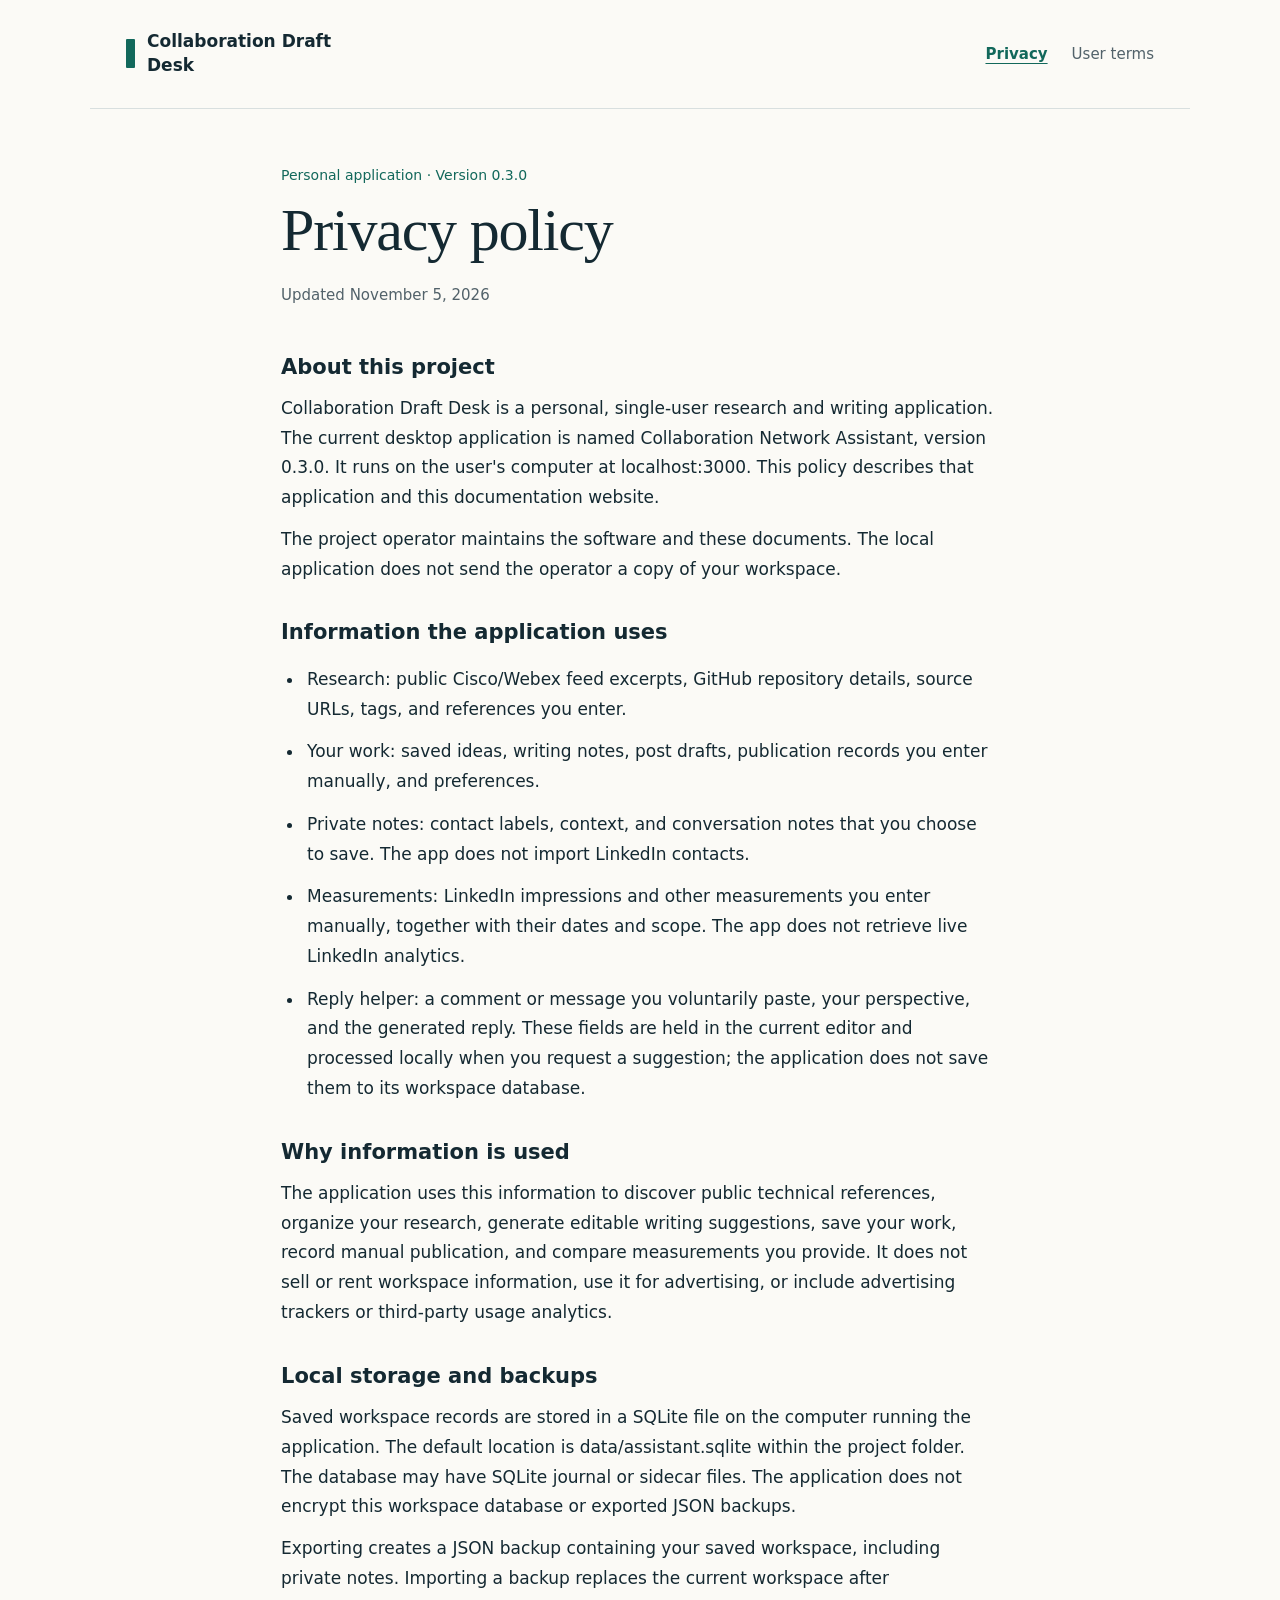
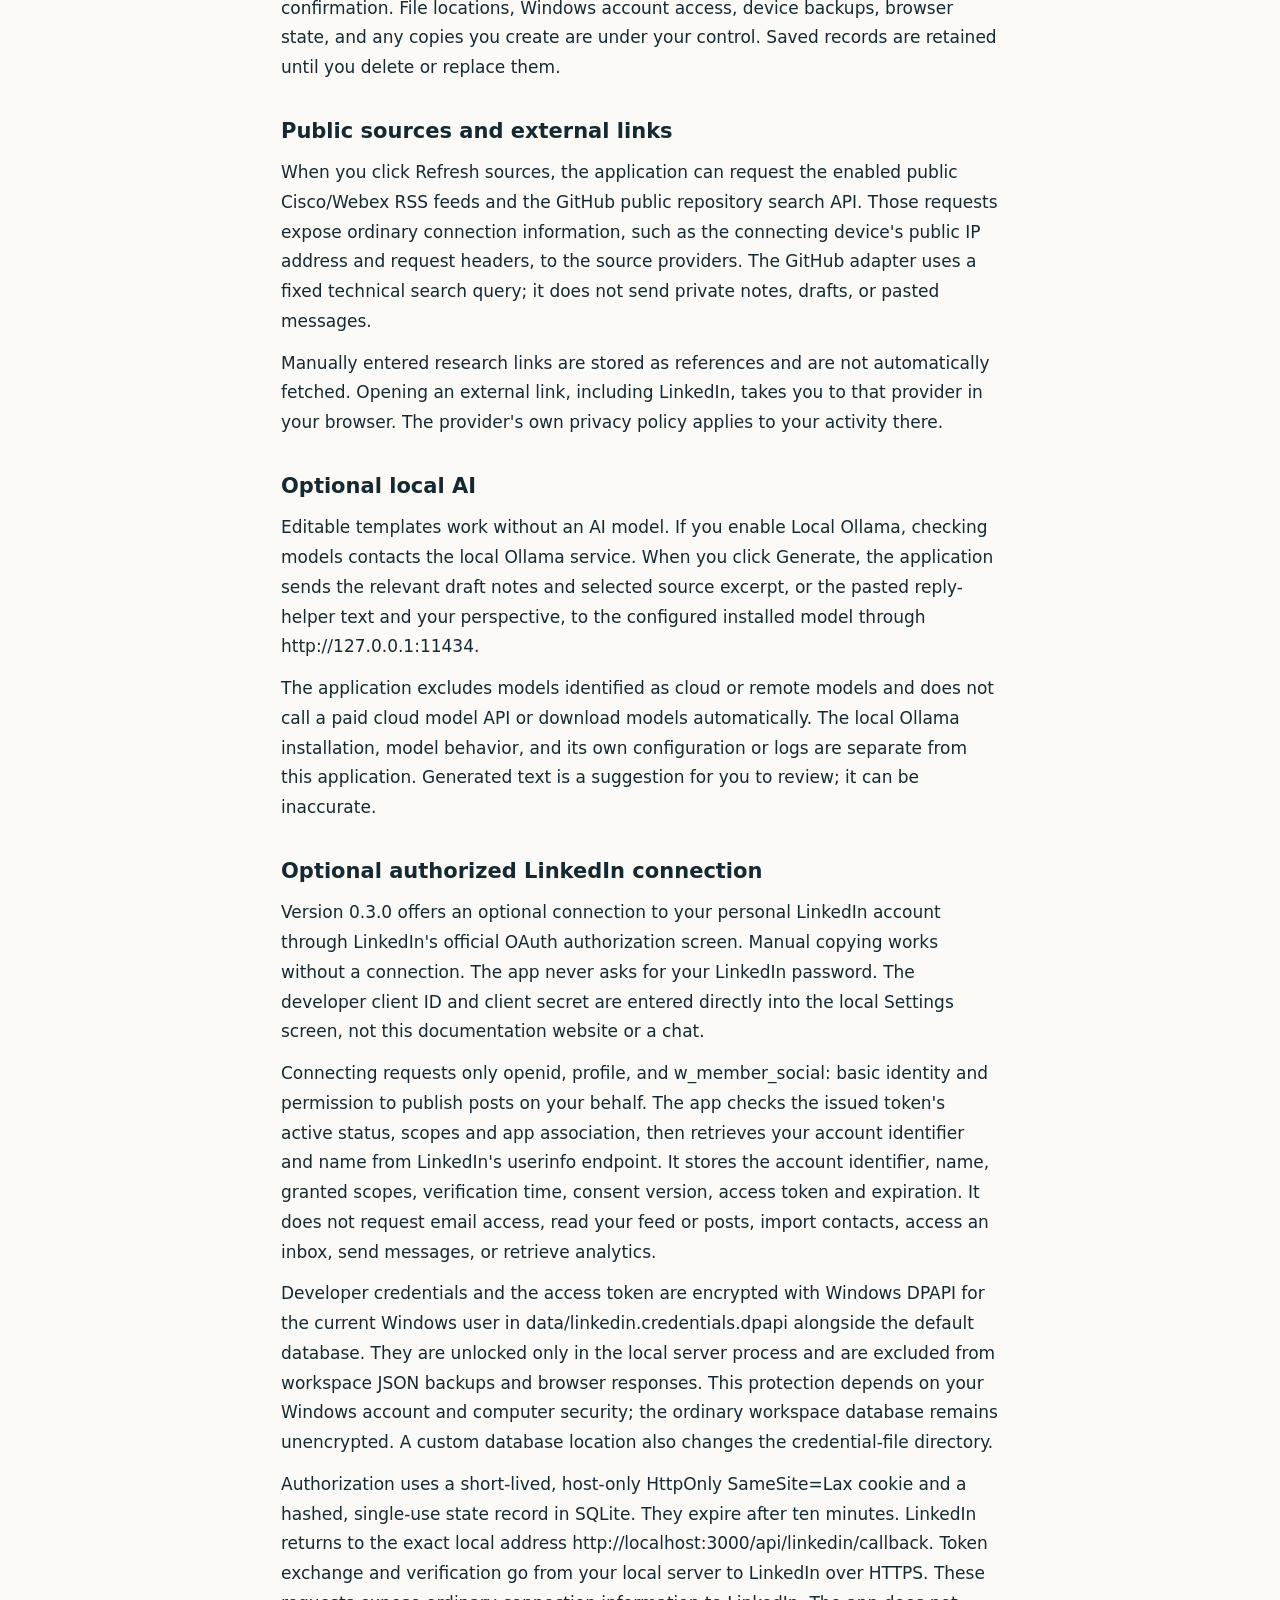
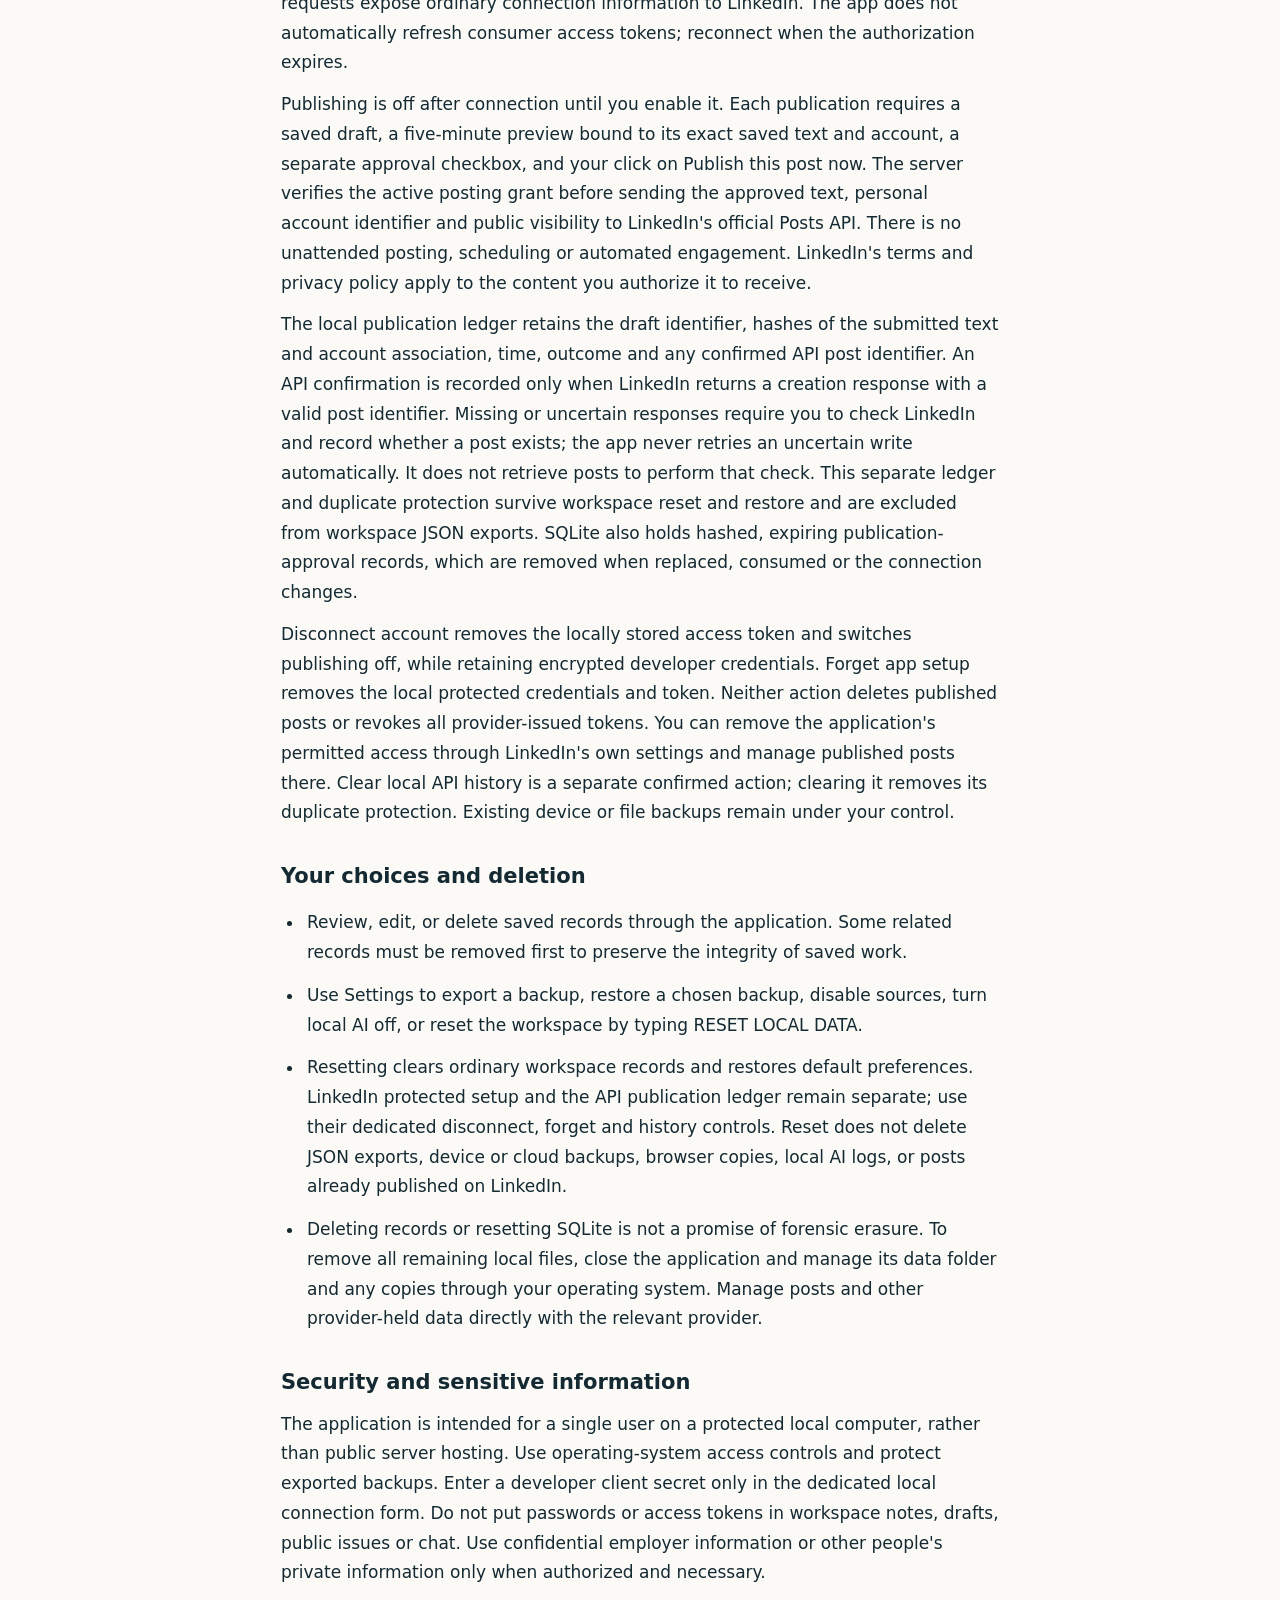
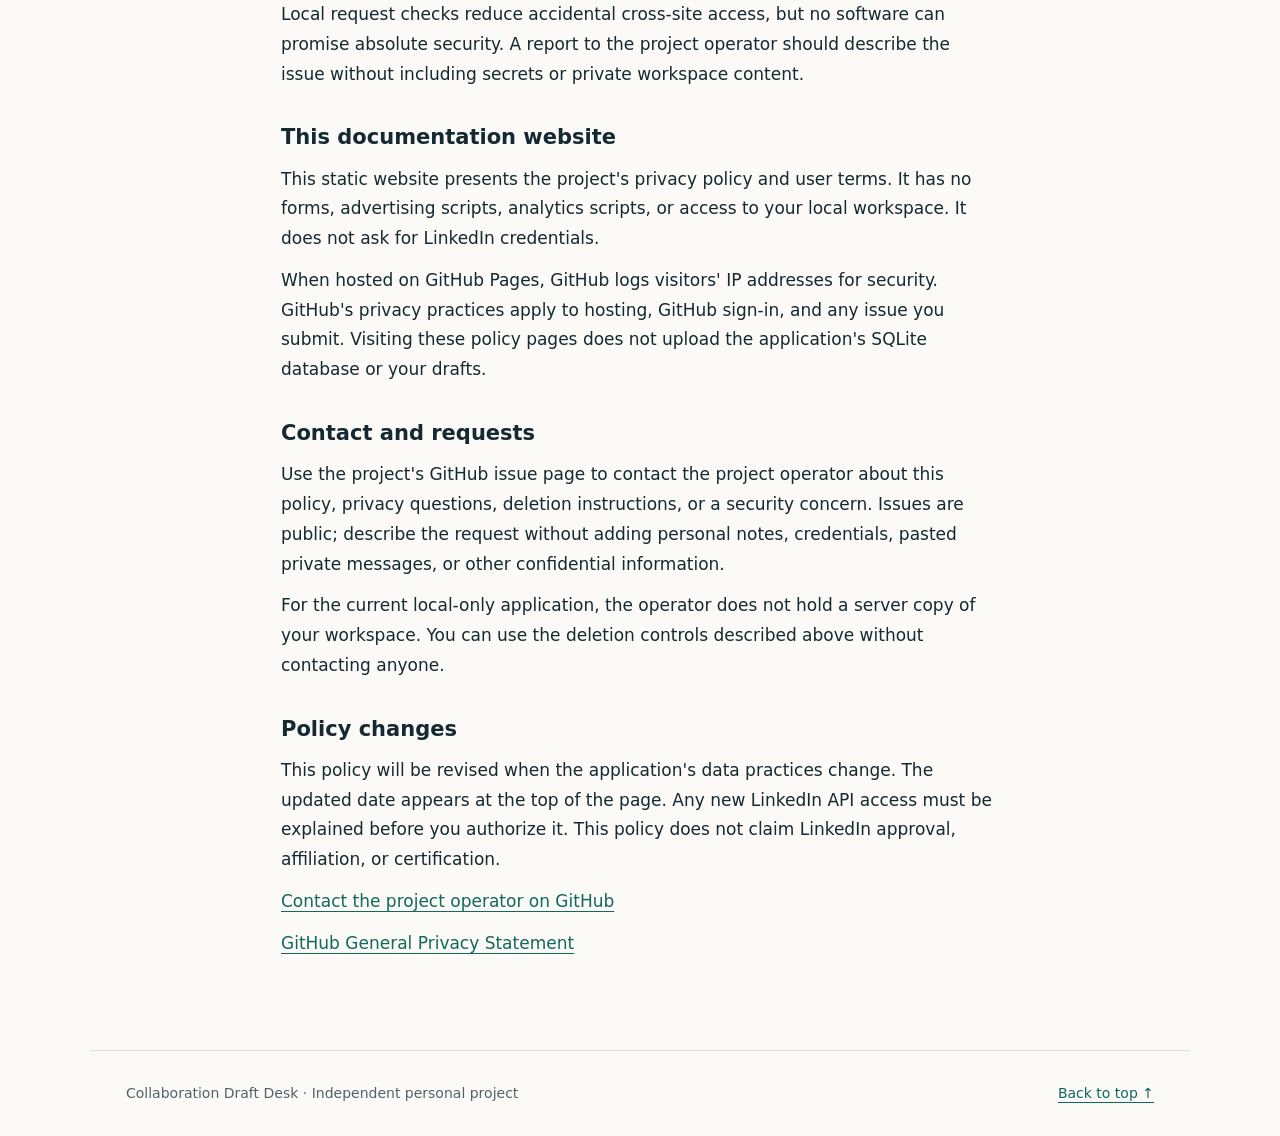
<file: index.html>
<!doctype html>
<html lang="en"><head><meta charset="utf-8"><meta name="viewport" content="width=device-width,initial-scale=1"><meta name="description" content="Privacy policy for Collaboration Draft Desk, a local personal research and writing application."><meta name="robots" content="noindex,nofollow"><title>Privacy policy · Collaboration Draft Desk</title><link rel="stylesheet" href="styles.css"></head>
<body><a class="skip" href="#main">Skip to content</a>
<header><a class="brand" href="index.html"><span class="mark" aria-hidden="true"></span>Collaboration Draft Desk</a><nav aria-label="Documents"><a href="index.html" aria-current="page">Privacy</a><a href="terms.html">User terms</a></nav></header>
<main id="main"><div class="title"><p class="edition">Personal application · Version 0.3.0</p><h1>Privacy policy</h1><p class="updated">Updated <time datetime="2026-11-05">November 5, 2026</time></p></div>
<section aria-labelledby="section-1"><h2 id="section-1">About this project</h2><p>Collaboration Draft Desk is a personal, single-user research and writing application. The current desktop application is named Collaboration Network Assistant, version 0.3.0. It runs on the user&#39;s computer at localhost:3000. This policy describes that application and this documentation website.</p><p>The project operator maintains the software and these documents. The local application does not send the operator a copy of your workspace.</p></section>
<section aria-labelledby="section-2"><h2 id="section-2">Information the application uses</h2><ul><li>Research: public Cisco/Webex feed excerpts, GitHub repository details, source URLs, tags, and references you enter.</li><li>Your work: saved ideas, writing notes, post drafts, publication records you enter manually, and preferences.</li><li>Private notes: contact labels, context, and conversation notes that you choose to save. The app does not import LinkedIn contacts.</li><li>Measurements: LinkedIn impressions and other measurements you enter manually, together with their dates and scope. The app does not retrieve live LinkedIn analytics.</li><li>Reply helper: a comment or message you voluntarily paste, your perspective, and the generated reply. These fields are held in the current editor and processed locally when you request a suggestion; the application does not save them to its workspace database.</li></ul></section>
<section aria-labelledby="section-3"><h2 id="section-3">Why information is used</h2><p>The application uses this information to discover public technical references, organize your research, generate editable writing suggestions, save your work, record manual publication, and compare measurements you provide. It does not sell or rent workspace information, use it for advertising, or include advertising trackers or third-party usage analytics.</p></section>
<section aria-labelledby="section-4"><h2 id="section-4">Local storage and backups</h2><p>Saved workspace records are stored in a SQLite file on the computer running the application. The default location is data/assistant.sqlite within the project folder. The database may have SQLite journal or sidecar files. The application does not encrypt this workspace database or exported JSON backups.</p><p>Exporting creates a JSON backup containing your saved workspace, including private notes. Importing a backup replaces the current workspace after confirmation. File locations, Windows account access, device backups, browser state, and any copies you create are under your control. Saved records are retained until you delete or replace them.</p></section>
<section aria-labelledby="section-5"><h2 id="section-5">Public sources and external links</h2><p>When you click Refresh sources, the application can request the enabled public Cisco/Webex RSS feeds and the GitHub public repository search API. Those requests expose ordinary connection information, such as the connecting device&#39;s public IP address and request headers, to the source providers. The GitHub adapter uses a fixed technical search query; it does not send private notes, drafts, or pasted messages.</p><p>Manually entered research links are stored as references and are not automatically fetched. Opening an external link, including LinkedIn, takes you to that provider in your browser. The provider&#39;s own privacy policy applies to your activity there.</p></section>
<section aria-labelledby="section-6"><h2 id="section-6">Optional local AI</h2><p>Editable templates work without an AI model. If you enable Local Ollama, checking models contacts the local Ollama service. When you click Generate, the application sends the relevant draft notes and selected source excerpt, or the pasted reply-helper text and your perspective, to the configured installed model through http://127.0.0.1:11434.</p><p>The application excludes models identified as cloud or remote models and does not call a paid cloud model API or download models automatically. The local Ollama installation, model behavior, and its own configuration or logs are separate from this application. Generated text is a suggestion for you to review; it can be inaccurate.</p></section>
<section aria-labelledby="section-7"><h2 id="section-7">Optional authorized LinkedIn connection</h2><p>Version 0.3.0 offers an optional connection to your personal LinkedIn account through LinkedIn&#39;s official OAuth authorization screen. Manual copying works without a connection. The app never asks for your LinkedIn password. The developer client ID and client secret are entered directly into the local Settings screen, not this documentation website or a chat.</p><p>Connecting requests only openid, profile, and w_member_social: basic identity and permission to publish posts on your behalf. The app checks the issued token&#39;s active status, scopes and app association, then retrieves your account identifier and name from LinkedIn&#39;s userinfo endpoint. It stores the account identifier, name, granted scopes, verification time, consent version, access token and expiration. It does not request email access, read your feed or posts, import contacts, access an inbox, send messages, or retrieve analytics.</p><p>Developer credentials and the access token are encrypted with Windows DPAPI for the current Windows user in data/linkedin.credentials.dpapi alongside the default database. They are unlocked only in the local server process and are excluded from workspace JSON backups and browser responses. This protection depends on your Windows account and computer security; the ordinary workspace database remains unencrypted. A custom database location also changes the credential-file directory.</p><p>Authorization uses a short-lived, host-only HttpOnly SameSite=Lax cookie and a hashed, single-use state record in SQLite. They expire after ten minutes. LinkedIn returns to the exact local address http://localhost:3000/api/linkedin/callback. Token exchange and verification go from your local server to LinkedIn over HTTPS. These requests expose ordinary connection information to LinkedIn. The app does not automatically refresh consumer access tokens; reconnect when the authorization expires.</p><p>Publishing is off after connection until you enable it. Each publication requires a saved draft, a five-minute preview bound to its exact saved text and account, a separate approval checkbox, and your click on Publish this post now. The server verifies the active posting grant before sending the approved text, personal account identifier and public visibility to LinkedIn&#39;s official Posts API. There is no unattended posting, scheduling or automated engagement. LinkedIn&#39;s terms and privacy policy apply to the content you authorize it to receive.</p><p>The local publication ledger retains the draft identifier, hashes of the submitted text and account association, time, outcome and any confirmed API post identifier. An API confirmation is recorded only when LinkedIn returns a creation response with a valid post identifier. Missing or uncertain responses require you to check LinkedIn and record whether a post exists; the app never retries an uncertain write automatically. It does not retrieve posts to perform that check. This separate ledger and duplicate protection survive workspace reset and restore and are excluded from workspace JSON exports. SQLite also holds hashed, expiring publication-approval records, which are removed when replaced, consumed or the connection changes.</p><p>Disconnect account removes the locally stored access token and switches publishing off, while retaining encrypted developer credentials. Forget app setup removes the local protected credentials and token. Neither action deletes published posts or revokes all provider-issued tokens. You can remove the application&#39;s permitted access through LinkedIn&#39;s own settings and manage published posts there. Clear local API history is a separate confirmed action; clearing it removes its duplicate protection. Existing device or file backups remain under your control.</p></section>
<section aria-labelledby="section-8"><h2 id="section-8">Your choices and deletion</h2><ul><li>Review, edit, or delete saved records through the application. Some related records must be removed first to preserve the integrity of saved work.</li><li>Use Settings to export a backup, restore a chosen backup, disable sources, turn local AI off, or reset the workspace by typing RESET LOCAL DATA.</li><li>Resetting clears ordinary workspace records and restores default preferences. LinkedIn protected setup and the API publication ledger remain separate; use their dedicated disconnect, forget and history controls. Reset does not delete JSON exports, device or cloud backups, browser copies, local AI logs, or posts already published on LinkedIn.</li><li>Deleting records or resetting SQLite is not a promise of forensic erasure. To remove all remaining local files, close the application and manage its data folder and any copies through your operating system. Manage posts and other provider-held data directly with the relevant provider.</li></ul></section>
<section aria-labelledby="section-9"><h2 id="section-9">Security and sensitive information</h2><p>The application is intended for a single user on a protected local computer, rather than public server hosting. Use operating-system access controls and protect exported backups. Enter a developer client secret only in the dedicated local connection form. Do not put passwords or access tokens in workspace notes, drafts, public issues or chat. Use confidential employer information or other people&#39;s private information only when authorized and necessary.</p><p>Local request checks reduce accidental cross-site access, but no software can promise absolute security. A report to the project operator should describe the issue without including secrets or private workspace content.</p></section>
<section aria-labelledby="section-10"><h2 id="section-10">This documentation website</h2><p>This static website presents the project&#39;s privacy policy and user terms. It has no forms, advertising scripts, analytics scripts, or access to your local workspace. It does not ask for LinkedIn credentials.</p><p>When hosted on GitHub Pages, GitHub logs visitors&#39; IP addresses for security. GitHub&#39;s privacy practices apply to hosting, GitHub sign-in, and any issue you submit. Visiting these policy pages does not upload the application&#39;s SQLite database or your drafts.</p></section>
<section aria-labelledby="section-11"><h2 id="section-11">Contact and requests</h2><p>Use the project&#39;s GitHub issue page to contact the project operator about this policy, privacy questions, deletion instructions, or a security concern. Issues are public; describe the request without adding personal notes, credentials, pasted private messages, or other confidential information.</p><p>For the current local-only application, the operator does not hold a server copy of your workspace. You can use the deletion controls described above without contacting anyone.</p></section>
<section aria-labelledby="section-12"><h2 id="section-12">Policy changes</h2><p>This policy will be revised when the application&#39;s data practices change. The updated date appears at the top of the page. Any new LinkedIn API access must be explained before you authorize it. This policy does not claim LinkedIn approval, affiliation, or certification.</p><p><a href="https://github.com/dev-1225/collaboration-draft-desk-policy/issues" rel="noreferrer">Contact the project operator on GitHub</a></p><p><a href="https://docs.github.com/en/site-policy/privacy-policies/github-general-privacy-statement" rel="noreferrer">GitHub General Privacy Statement</a></p></section>
</main><footer><p>Collaboration Draft Desk · Independent personal project</p><a href="#main">Back to top ↑</a></footer></body></html>
</file>
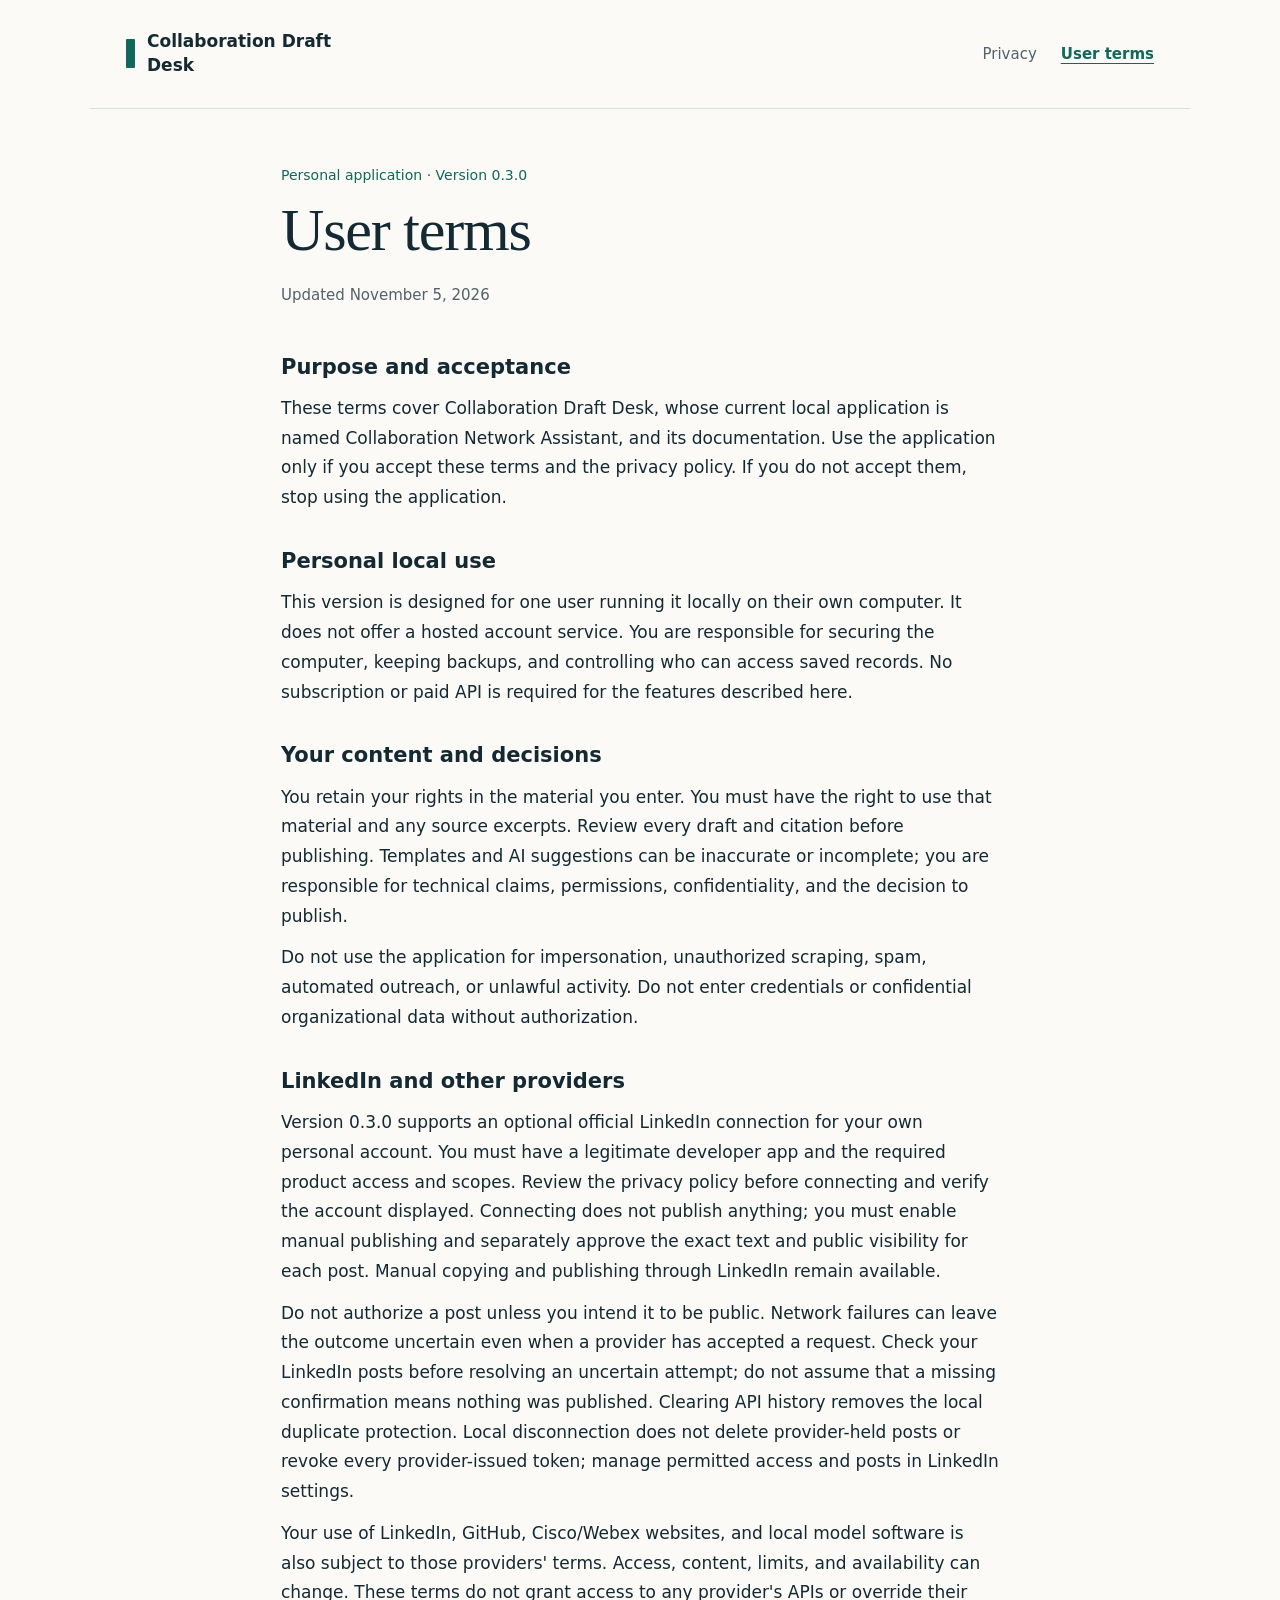
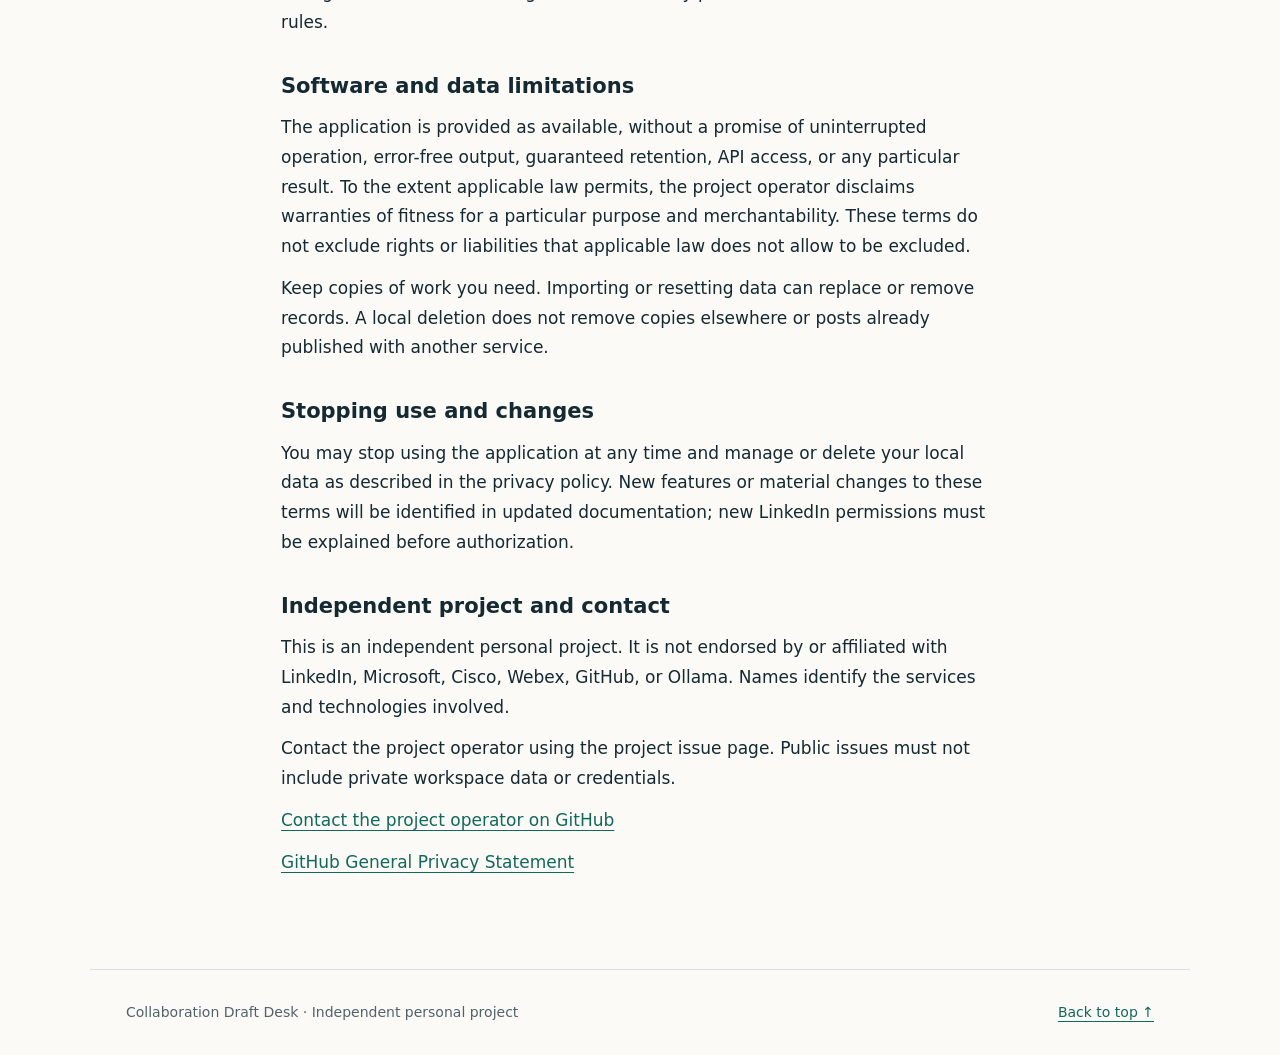
<file: terms.html>
<!doctype html>
<html lang="en"><head><meta charset="utf-8"><meta name="viewport" content="width=device-width,initial-scale=1"><meta name="description" content="User terms for Collaboration Draft Desk, a local personal research and writing application."><meta name="robots" content="noindex,nofollow"><title>User terms · Collaboration Draft Desk</title><link rel="stylesheet" href="styles.css"></head>
<body><a class="skip" href="#main">Skip to content</a>
<header><a class="brand" href="index.html"><span class="mark" aria-hidden="true"></span>Collaboration Draft Desk</a><nav aria-label="Documents"><a href="index.html">Privacy</a><a href="terms.html" aria-current="page">User terms</a></nav></header>
<main id="main"><div class="title"><p class="edition">Personal application · Version 0.3.0</p><h1>User terms</h1><p class="updated">Updated <time datetime="2026-11-05">November 5, 2026</time></p></div>
<section aria-labelledby="section-1"><h2 id="section-1">Purpose and acceptance</h2><p>These terms cover Collaboration Draft Desk, whose current local application is named Collaboration Network Assistant, and its documentation. Use the application only if you accept these terms and the privacy policy. If you do not accept them, stop using the application.</p></section>
<section aria-labelledby="section-2"><h2 id="section-2">Personal local use</h2><p>This version is designed for one user running it locally on their own computer. It does not offer a hosted account service. You are responsible for securing the computer, keeping backups, and controlling who can access saved records. No subscription or paid API is required for the features described here.</p></section>
<section aria-labelledby="section-3"><h2 id="section-3">Your content and decisions</h2><p>You retain your rights in the material you enter. You must have the right to use that material and any source excerpts. Review every draft and citation before publishing. Templates and AI suggestions can be inaccurate or incomplete; you are responsible for technical claims, permissions, confidentiality, and the decision to publish.</p><p>Do not use the application for impersonation, unauthorized scraping, spam, automated outreach, or unlawful activity. Do not enter credentials or confidential organizational data without authorization.</p></section>
<section aria-labelledby="section-4"><h2 id="section-4">LinkedIn and other providers</h2><p>Version 0.3.0 supports an optional official LinkedIn connection for your own personal account. You must have a legitimate developer app and the required product access and scopes. Review the privacy policy before connecting and verify the account displayed. Connecting does not publish anything; you must enable manual publishing and separately approve the exact text and public visibility for each post. Manual copying and publishing through LinkedIn remain available.</p><p>Do not authorize a post unless you intend it to be public. Network failures can leave the outcome uncertain even when a provider has accepted a request. Check your LinkedIn posts before resolving an uncertain attempt; do not assume that a missing confirmation means nothing was published. Clearing API history removes the local duplicate protection. Local disconnection does not delete provider-held posts or revoke every provider-issued token; manage permitted access and posts in LinkedIn settings.</p><p>Your use of LinkedIn, GitHub, Cisco/Webex websites, and local model software is also subject to those providers&#39; terms. Access, content, limits, and availability can change. These terms do not grant access to any provider&#39;s APIs or override their rules.</p></section>
<section aria-labelledby="section-5"><h2 id="section-5">Software and data limitations</h2><p>The application is provided as available, without a promise of uninterrupted operation, error-free output, guaranteed retention, API access, or any particular result. To the extent applicable law permits, the project operator disclaims warranties of fitness for a particular purpose and merchantability. These terms do not exclude rights or liabilities that applicable law does not allow to be excluded.</p><p>Keep copies of work you need. Importing or resetting data can replace or remove records. A local deletion does not remove copies elsewhere or posts already published with another service.</p></section>
<section aria-labelledby="section-6"><h2 id="section-6">Stopping use and changes</h2><p>You may stop using the application at any time and manage or delete your local data as described in the privacy policy. New features or material changes to these terms will be identified in updated documentation; new LinkedIn permissions must be explained before authorization.</p></section>
<section aria-labelledby="section-7"><h2 id="section-7">Independent project and contact</h2><p>This is an independent personal project. It is not endorsed by or affiliated with LinkedIn, Microsoft, Cisco, Webex, GitHub, or Ollama. Names identify the services and technologies involved.</p><p>Contact the project operator using the project issue page. Public issues must not include private workspace data or credentials.</p><p><a href="https://github.com/dev-1225/collaboration-draft-desk-policy/issues" rel="noreferrer">Contact the project operator on GitHub</a></p><p><a href="https://docs.github.com/en/site-policy/privacy-policies/github-general-privacy-statement" rel="noreferrer">GitHub General Privacy Statement</a></p></section>
</main><footer><p>Collaboration Draft Desk · Independent personal project</p><a href="#main">Back to top ↑</a></footer></body></html>
</file>
<file: styles.css>
:root{color-scheme:light;--paper:#fbfaf6;--ink:#142932;--muted:#52626a;--line:#d8dfdf;--accent:#12685b;--soft:#e9f3ef}*{box-sizing:border-box}html{scroll-padding-top:24px}body{margin:0;background:var(--paper);color:var(--ink);font-family:"Segoe UI",system-ui,sans-serif;font-size:17px;line-height:1.75}a{color:var(--accent);text-underline-offset:4px;text-decoration-thickness:1px}a:hover{text-decoration-thickness:2px}a:focus-visible{outline:3px solid var(--accent);outline-offset:5px;border-radius:2px}.skip{position:absolute;left:12px;top:-100px;background:var(--paper);padding:10px;z-index:5}.skip:focus{top:8px}.review{padding:10px 24px;background:var(--soft);border-bottom:1px solid var(--line);text-align:center;font-size:14px;color:#274c43}header,footer{max-width:1100px;margin:auto;padding:30px 36px;display:flex;align-items:center;justify-content:space-between;gap:24px}header{border-bottom:1px solid var(--line)}.brand{display:flex;align-items:center;gap:12px;text-decoration:none;color:var(--ink);font-size:17px;font-weight:650;line-height:1.4}.mark{display:block;flex:0 0 9px;height:29px;background:var(--accent);border-radius:1px}nav{display:flex;gap:24px;white-space:nowrap;font-size:15px}nav a{color:var(--muted);text-decoration:none}nav [aria-current]{color:var(--accent);text-decoration:underline;font-weight:650}main{max-width:790px;padding:54px 36px 80px;margin:auto}.title{margin-bottom:44px}.edition{font-size:14px;color:var(--accent);margin:0 0 10px}h1{font-family:Georgia,"Times New Roman",serif;font-weight:500;font-size:clamp(38px,6vw,60px);line-height:1.12;letter-spacing:-1.2px;margin:0 0 18px}.updated{color:var(--muted);font-size:15px}section{margin-top:34px}h2{font-size:21px;line-height:1.4;font-weight:650;margin:0 0 12px}p{margin:12px 0}ul{padding-left:23px}li{margin:13px 0;padding-left:3px}footer{border-top:1px solid var(--line);font-size:14px;color:var(--muted)}footer p{margin:0}.pending{color:var(--muted);font-size:14px}@media(max-width:600px){body{font-size:16px}header{align-items:flex-start;flex-direction:column;padding:24px;gap:18px}main{padding:36px 24px 50px}nav{gap:22px}footer{padding:24px;flex-direction:column;align-items:flex-start;gap:10px}.review{text-align:left;padding:12px 24px}.title{margin-bottom:32px}section{margin-top:28px}}@media(prefers-reduced-motion:reduce){html{scroll-behavior:auto}}@media print{.review,nav,.skip,footer a{display:none}body{background:white;color:black;font-size:11pt}header,main,footer{max-width:none;padding:12px 0}a{color:inherit}h2{break-after:avoid}section{break-inside:auto}}
</file>
